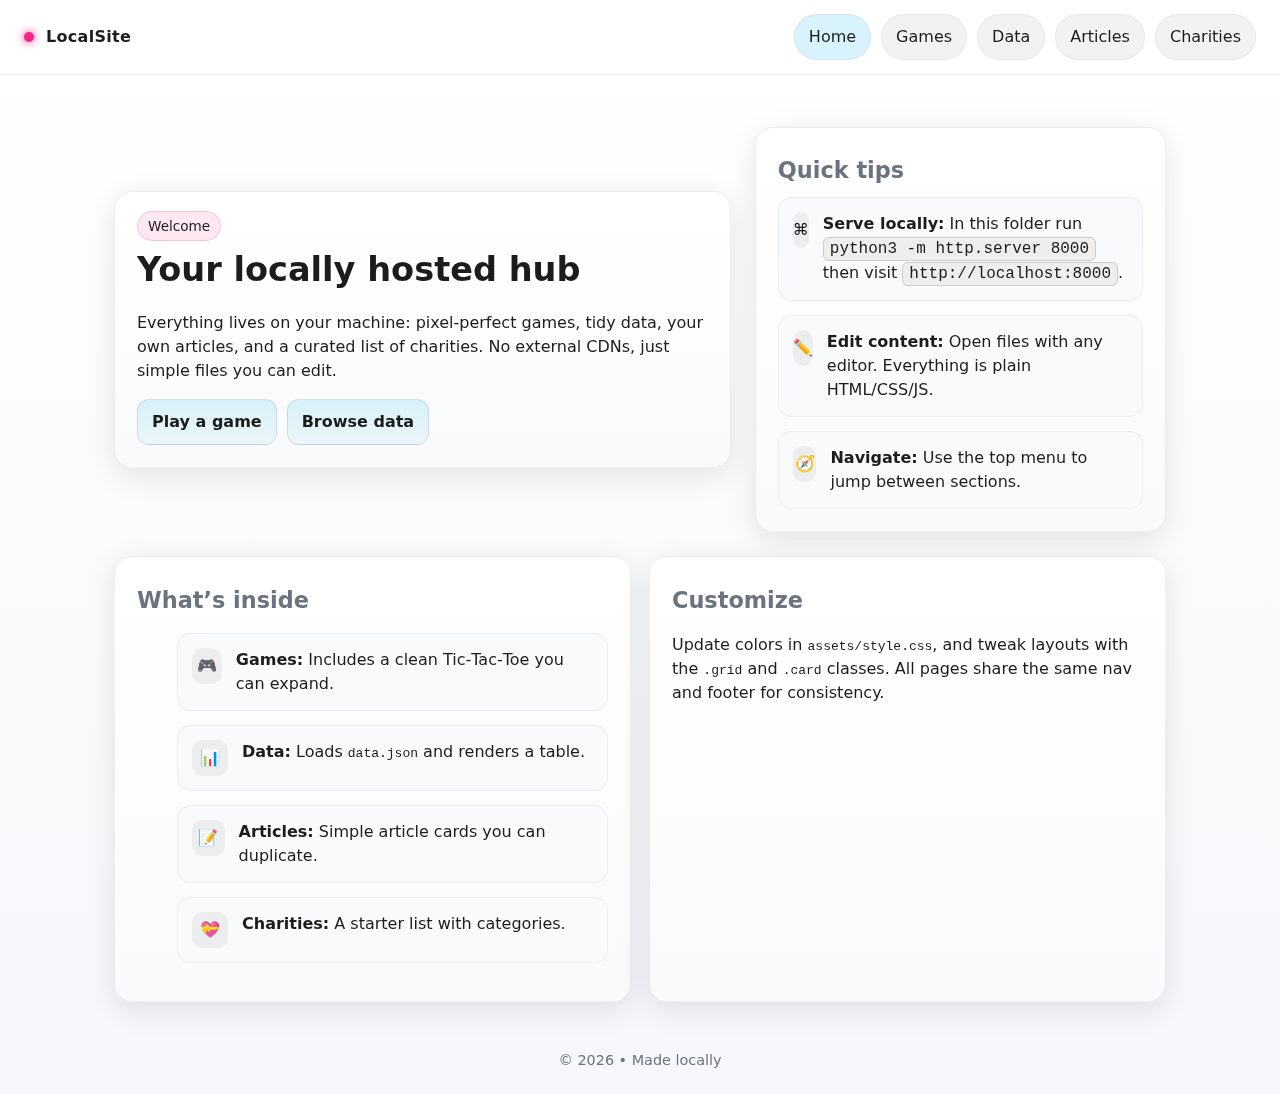
<file: local_site/index.html>
<!doctype html>
<html lang="en">
<head>
<meta charset="utf-8"/>
<meta name="viewport" content="width=device-width, initial-scale=1"/>
<title>LocalSite — Home</title>
<link rel="stylesheet" href="assets/style.css"/>
</head>
<body>

<nav class="nav">
  <div class="nav-inner">
    <div class="brand"><span class="dot"></span> LocalSite</div>
    <div class="menu"><a href="index.html" style="background:rgba(76,201,240,.22)">Home</a><a href="games.html">Games</a><a href="data.html">Data</a><a href="articles.html">Articles</a><a href="charities.html">Charities</a></div>
  </div>
</nav>

<main class="container">

<section class="hero">
  <div class="card">
    <span class="badge">Welcome</span>
    <h1>Your locally hosted hub</h1>
    <p>Everything lives on your machine: pixel-perfect games, tidy data, your own articles, and a curated list of charities. No external CDNs, just simple files you can edit.</p>
    <div style="display:flex;gap:10px;margin-top:10px">
      <a class="btn" href="games.html">Play a game</a>
      <a class="btn" href="data.html">Browse data</a>
    </div>
  </div>
  <div class="card">
    <h2>Quick tips</h2>
    <div class="list">
      <div class="item"><div class="icon">⌘</div><div><strong>Serve locally:</strong> In this folder run <span class="kbd">python3 -m http.server 8000</span> then visit <span class="kbd">http://localhost:8000</span>.</div></div>
      <div class="item"><div class="icon">✏️</div><div><strong>Edit content:</strong> Open files with any editor. Everything is plain HTML/CSS/JS.</div></div>
      <div class="item"><div class="icon">🧭</div><div><strong>Navigate:</strong> Use the top menu to jump between sections.</div></div>
    </div>
  </div>
</section>

<section class="grid" style="margin-top:24px">
  <div class="card col-6">
    <h2>What’s inside</h2>
    <ul class="list">
      <li class="item"><div class="icon">🎮</div><div><strong>Games:</strong> Includes a clean Tic‑Tac‑Toe you can expand.</div></li>
      <li class="item"><div class="icon">📊</div><div><strong>Data:</strong> Loads <code>data.json</code> and renders a table.</div></li>
      <li class="item"><div class="icon">📝</div><div><strong>Articles:</strong> Simple article cards you can duplicate.</div></li>
      <li class="item"><div class="icon">💝</div><div><strong>Charities:</strong> A starter list with categories.</div></li>
    </ul>
  </div>
  <div class="card col-6">
    <h2>Customize</h2>
    <p>Update colors in <code>assets/style.css</code>, and tweak layouts with the <code>.grid</code> and <code>.card</code> classes. All pages share the same nav and footer for consistency.</p>
  </div>
</section>

</main>
<footer class="container">© <span id="year"></span> • Made locally</footer>
<script src="assets/script.js"></script>
</body>
</html>
</file>
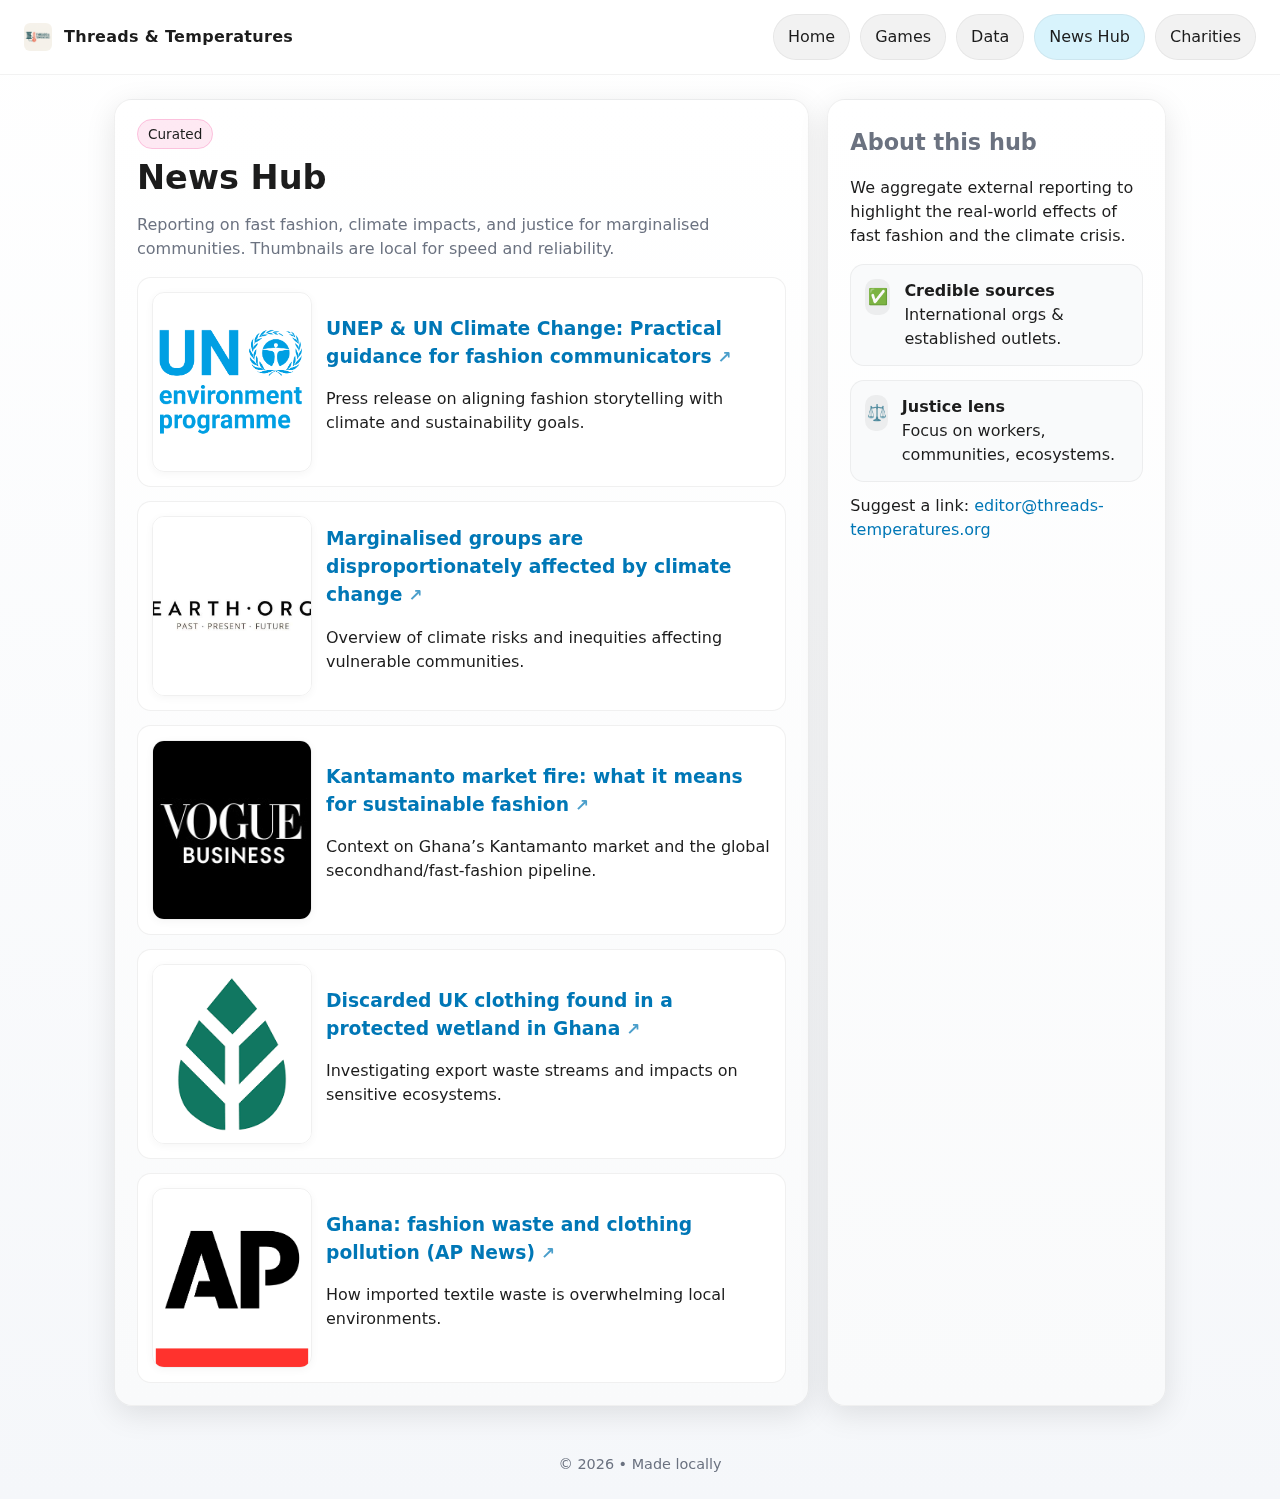
<file: local_site/articles.html>
<!doctype html>
<html lang="en">
<head>
<meta charset="utf-8"/>
<meta name="viewport" content="width=device-width, initial-scale=1"/>
<title>Threads & Temperatures — News Hub</title>
<link rel="stylesheet" href="assets/style.css"/>

<!-- Page-only styles for thumbnail layout + external-link arrow -->
<style>
  /* Keep logo tidy in the nav (safe even if already styled in global CSS) */
  .brand .logo{ height:28px; width:auto; display:block; border-radius:6px }
  @media (max-width:900px){ .brand .logo{ height:24px } }

  /* News item with preview image */
  .item.news{
    display:grid;
    grid-template-columns:160px 1fr;
    gap:14px; align-items:center;
    background:#ffffff; /* readable on photo-heavy pages */
    border:1px solid rgba(0,0,0,.06);
  }
  .item.news .thumb{
    width:100%; aspect-ratio:16/9; object-fit:cover;
    border-radius:12px; border:1px solid rgba(0,0,0,.06);
    box-shadow:0 2px 8px rgba(0,0,0,.04);
  }
  @media (max-width:700px){
    .item.news{ grid-template-columns:1fr; }
  }
  /* External link arrow */
  .ext::after{ content:"↗"; margin-left:6px; font-size:.9em; opacity:.7; }
</style>
</head>
<body>

<nav class="nav">
  <div class="nav-inner">
    <div class="brand">
      <img src="assets/img/logo.png" alt="Threads & Temperatures Logo" class="logo">
      Threads & Temperatures
    </div>
    <div class="menu">
      <a href="index.html">Home</a>
      <a href="games.html">Games</a>
      <a href="data.html">Data</a>
      <a href="articles.html" style="background:rgba(76,201,240,.22)">News Hub</a>
      <a href="charities.html">Charities</a>
    </div>
  </div>
</nav>

<main class="container">

  <section class="grid">
    <div class="card col-8">
      <span class="badge">Curated</span>
      <h1>News Hub</h1>
      <p style="margin-top:-4px;color:var(--muted)">
        Reporting on fast fashion, climate impacts, and justice for marginalised communities.
        Thumbnails are local for speed and reliability.
      </p>

      <!-- JSON-rendered list goes here -->
      <div id="newsList" class="list">
        <!-- Fallback while loading -->
        <article class="item news" aria-hidden="true">
          <div class="thumb" style="background:#f1f5f9"></div>
          <div><h3>Loading news…</h3><p>Please wait a moment.</p></div>
        </article>
      </div>
    </div>

    <aside class="card col-4">
      <h2>About this hub</h2>
      <p>We aggregate external reporting to highlight the real-world effects of fast fashion and the climate crisis.</p>
      <div class="list" style="margin-top:10px">
        <div class="item"><div class="icon">✅</div><div><strong>Credible sources</strong><br/>International orgs & established outlets.</div></div>
        <div class="item"><div class="icon">⚖️</div><div><strong>Justice lens</strong><br/>Focus on workers, communities, ecosystems.</div></div>
      </div>
      <p style="margin-top:12px">
        Suggest a link: <a href="mailto:editor@threads-temperatures.org">editor@threads-temperatures.org</a>
      </p>
    </aside>
  </section>

</main>

<footer class="container">© <span id="year"></span> • Made locally</footer>

<!-- Render from assets/news.json -->
<script>
(async function(){
  const root = document.getElementById('newsList');

  function itemTemplate(n){
    const safeTitle = (n.title || '').replace(/</g,'&lt;').replace(/>/g,'&gt;');
    const safeDesc  = (n.desc  || '').replace(/</g,'&lt;').replace(/>/g,'&gt;');
    const img = n.img || '';
    const url = n.url || '#';

    return `
      <article class="item news">
        <img class="thumb" src="${img}" alt="${safeTitle}" loading="lazy" width="320" height="180">
        <div>
          <h3><a class="ext" href="${url}" target="_blank" rel="noopener noreferrer">${safeTitle}</a></h3>
          <p>${safeDesc}</p>
        </div>
      </article>
    `;
  }

  try{
    const res = await fetch('assets/news.json', { cache: 'no-store' });
    if(!res.ok) throw new Error('Failed to load news.json');
    const items = await res.json();

    if(Array.isArray(items) && items.length){
      root.innerHTML = items.map(itemTemplate).join('');
    }else{
      root.innerHTML = `
        <article class="item">
          <div class="icon">ℹ️</div>
          <div>
            <strong>No news items yet.</strong>
            <p>Add entries to <code>assets/news.json</code> to populate this list.</p>
          </div>
        </article>
      `;
    }
  }catch(err){
    console.error(err);
    root.innerHTML = `
      <article class="item">
        <div class="icon">⚠️</div>
        <div>
          <strong>Couldn’t load news.</strong>
          <p>Make sure <code>assets/news.json</code> exists and is valid JSON.</p>
        </div>
      </article>
    `;
  }
})();
</script>

<script src="assets/script.js"></script>
</body>
</html>
</file>
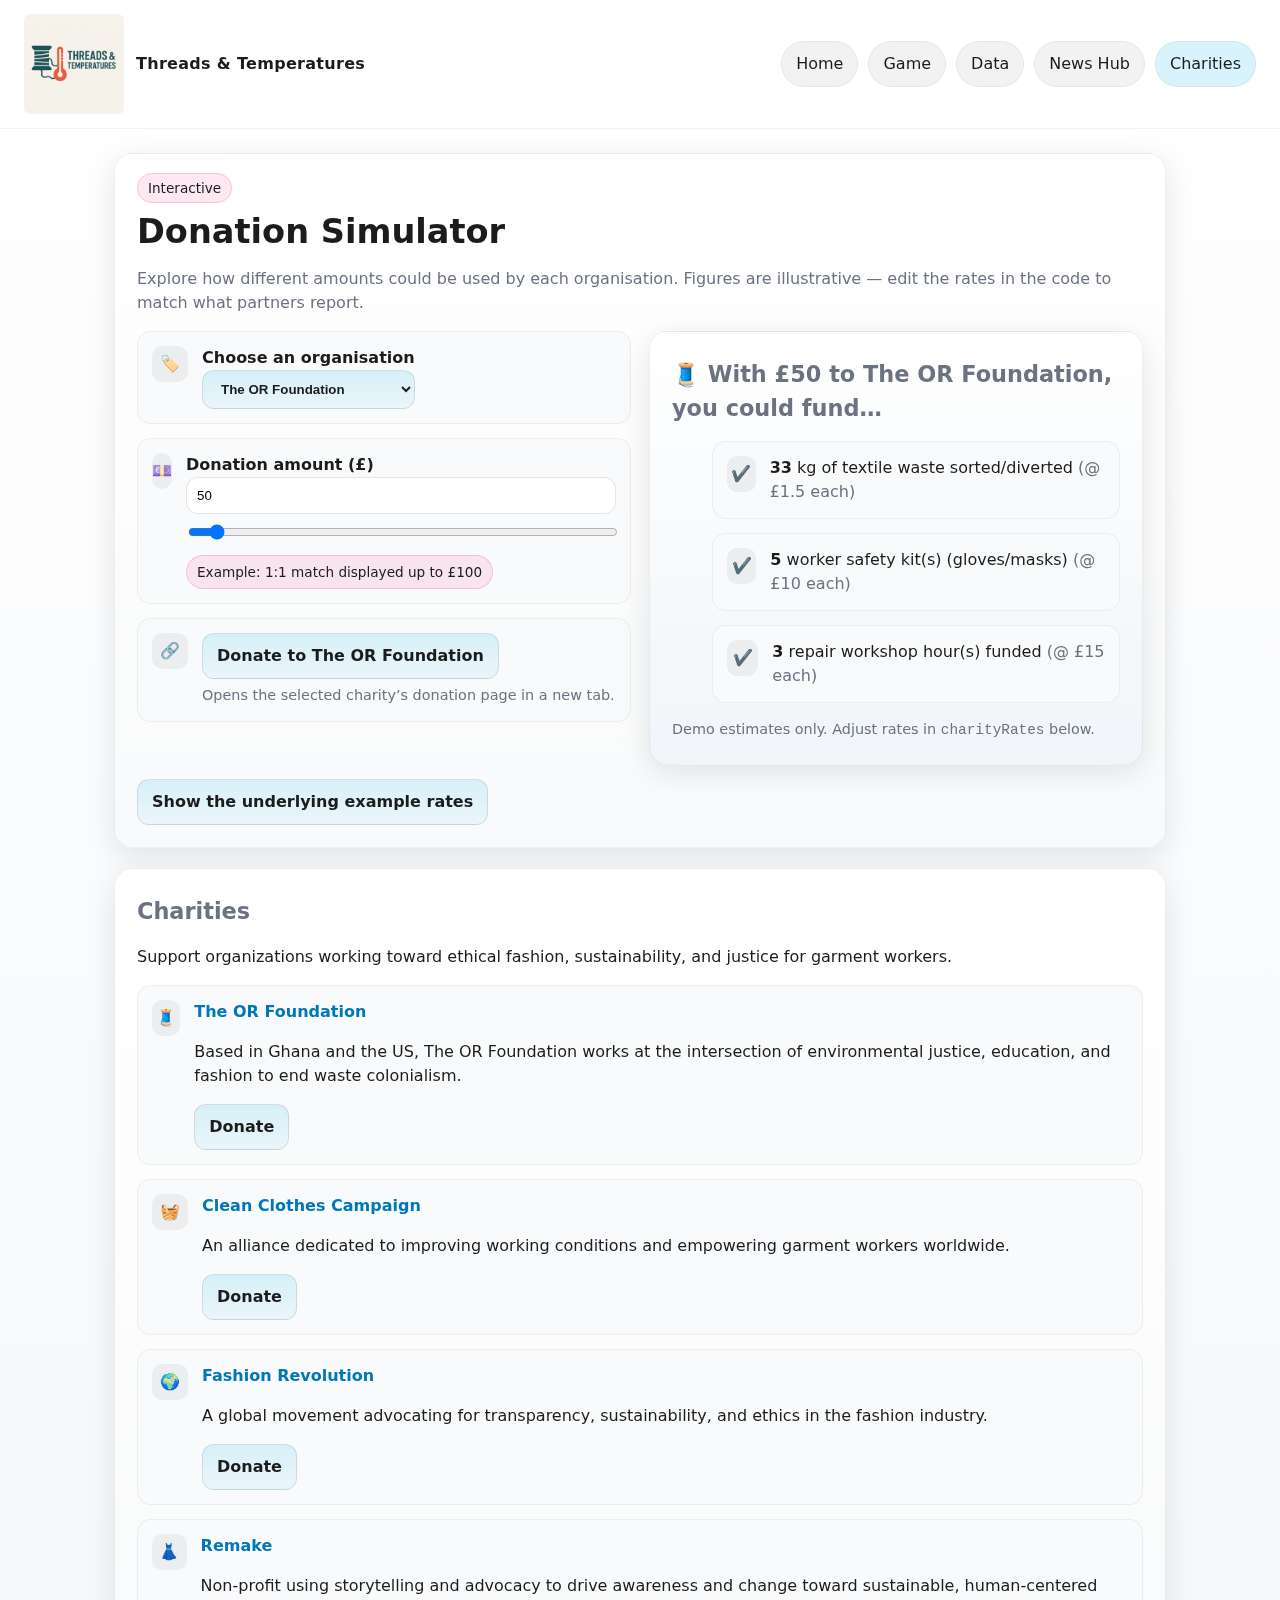
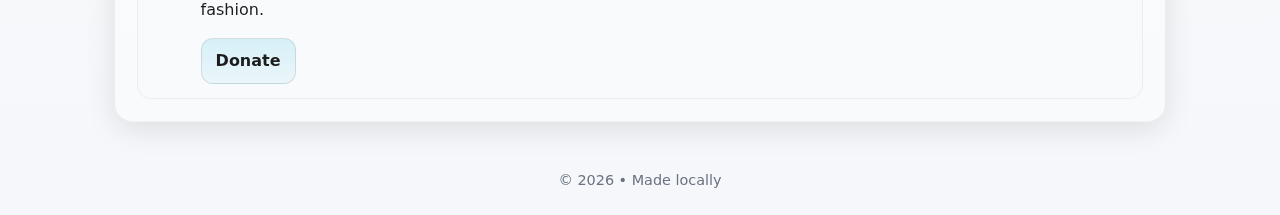
<file: local_site/charities.html>
<!doctype html>
<html lang="en">
<head>
<meta charset="utf-8"/>
<meta name="viewport" content="width=device-width, initial-scale=1"/>
<title>Threads & Temperatures — Charities</title>
<link rel="stylesheet" href="assets/style.css"/>
<link rel="icon" type="image/png" href="assets/img/logo.png">
</head>
<body>

<nav class="nav">
  <div class="nav-inner">
    <div class="brand">
      <img src="assets/img/logo.png" alt="Threads & Temperatures Logo" class="logo">
      Threads & Temperatures
    </div>
    <div class="menu">
      <a href="index.html">Home</a>
      <a href="games.html">Game</a>
      <a href="data.html">Data</a>
      <a href="articles.html">News Hub</a>
      <a href="charities.html" style="background:rgba(76,201,240,.22)">Charities</a>
    </div>
  </div>
</nav>

<main class="container">

  <!-- DONATION SIMULATOR -->
  <section class="card" id="donation-sim">
    <span class="badge">Interactive</span>
    <h1>Donation Simulator</h1>
    <p style="margin-top:-4px;color:var(--muted)">
      Explore how different amounts could be used by each organisation. Figures are illustrative — edit the rates
      in the code to match what partners report.
    </p>

    <div class="grid" style="margin-top:8px">
      <!-- Controls -->
      <div class="col-6">
        <div class="list">
          <div class="item">
            <div class="icon">🏷️</div>
            <div>
              <label for="charitySelect"><strong>Choose an organisation</strong></label><br/>
              <select id="charitySelect" class="btn" style="width:100%;justify-content:space-between">
                <option value="or">The OR Foundation</option>
                <option value="ccc">Clean Clothes Campaign</option>
                <option value="fr">Fashion Revolution</option>
                <option value="remake">Remake</option>
              </select>
            </div>
          </div>

          <div class="item">
            <div class="icon">💷</div>
            <div>
              <label for="amountInput"><strong>Donation amount (£)</strong></label>
              <input id="amountInput" type="number" min="0" step="1" value="50"
                     style="width:100%;padding:10px;border-radius:12px;border:1px solid rgba(0,0,0,.1)">
              <input id="amountRange" type="range" min="0" max="1000" step="10" value="50"
                     style="width:100%;margin-top:10px">
              <div id="matchNote" class="badge" style="margin-top:8px;display:none">
                Example: 1:1 match displayed up to £100
              </div>
            </div>
          </div>

          <div class="item">
            <div class="icon">🔗</div>
            <div>
              <a id="donateBtn" class="btn" href="#" target="_blank" rel="noopener">Donate</a>
              <div style="color:var(--muted);font-size:.9rem;margin-top:6px">
                Opens the selected charity’s donation page in a new tab.
              </div>
            </div>
          </div>
        </div>
      </div>

      <!-- Impact panel -->
      <div class="col-6">
        <div class="card" style="background:linear-gradient(180deg,#ffffff,#f1f5f9)">
          <h2 id="impactTitle">Estimated impact</h2>
          <ul id="impactList" class="list"></ul>
          <div id="finePrint" style="color:var(--muted);font-size:.9rem;margin-top:8px">
            Demo estimates only. Adjust rates in <code>charityRates</code> below.
          </div>
        </div>
      </div>
    </div>

    <details style="margin-top:14px">
      <summary class="btn">Show the underlying example rates</summary>
      <div style="overflow:auto;margin-top:10px">
        <table class="table" id="ratesTable">
          <thead><tr><th>Organisation</th><th>Unit</th><th>£ per unit</th></tr></thead>
          <tbody></tbody>
        </table>
      </div>
    </details>
  </section>

  <!-- YOUR EXISTING LIST (kept as-is) -->
  <section class="card" style="margin-top:20px">
    <h2>Charities</h2>
    <p>Support organizations working toward ethical fashion, sustainability, and justice for garment workers.</p>

    <div class="list">

      <div class="item">
        <div class="icon">🧵</div>
        <div>
          <strong><a href="https://theor.org" target="_blank" rel="noopener">The OR Foundation</a></strong>
          <p>Based in Ghana and the US, The OR Foundation works at the intersection of environmental justice, education, and fashion to end waste colonialism.</p>
          <a class="btn" href="https://theor.org/donate" target="_blank" rel="noopener">Donate</a>
        </div>
      </div>

      <div class="item">
        <div class="icon">🧺</div>
        <div>
          <strong><a href="https://cleanclothes.org/" target="_blank" rel="noopener">Clean Clothes Campaign</a></strong>
          <p>An alliance dedicated to improving working conditions and empowering garment workers worldwide.</p>
          <a class="btn" href="https://cleanclothes.org/donate" target="_blank" rel="noopener">Donate</a>
        </div>
      </div>

      <div class="item">
        <div class="icon">🌍</div>
        <div>
          <strong><a href="https://www.fashionrevolution.org/" target="_blank" rel="noopener">Fashion Revolution</a></strong>
          <p>A global movement advocating for transparency, sustainability, and ethics in the fashion industry.</p>
          <a class="btn" href="https://www.fashionrevolution.org/donate/" target="_blank" rel="noopener">Donate</a>
        </div>
      </div>

      <div class="item">
        <div class="icon">👗</div>
        <div>
          <strong><a href="https://remake.world/" target="_blank" rel="noopener">Remake</a></strong>
          <p>Non-profit using storytelling and advocacy to drive awareness and change toward sustainable, human-centered fashion.</p>
          <a class="btn" href="https://remake.world/donations-page/" target="_blank" rel="noopener">Donate</a>
        </div>
      </div>

    </div>
  </section>

  <script>
  (function(){
    // --- EDIT THESE RATES TO MATCH WHAT PARTNERS REPORT (illustrative defaults) ---
    const charityRates = {
      or: {
        name: 'The OR Foundation',
        emoji: '🧵',
        donate: 'https://theor.org/donate',
        items: [
          { label: 'kg of textile waste sorted/diverted', unitCost: 1.5 },
          { label: 'worker safety kit(s) (gloves/masks)', unitCost: 10  },
          { label: 'repair workshop hour(s) funded',      unitCost: 15  }
        ]
      },
      ccc: {
        name: 'Clean Clothes Campaign',
        emoji: '🧺',
        donate: 'https://cleanclothes.org/donate',
        items: [
          { label: 'campaign leaflet pack(s)',            unitCost: 4   },
          { label: 'investigation/interpreter hour(s)',   unitCost: 25  },
          { label: 'worker training session seat(s)',     unitCost: 12  }
        ]
      },
      fr: {
        name: 'Fashion Revolution',
        emoji: '🌍',
        donate: 'https://www.fashionrevolution.org/donate/',
        items: [
          { label: 'educator toolkit(s) distributed',     unitCost: 8   },
          { label: 'transparency research hour(s)',       unitCost: 35  },
          { label: 'community event seat(s)',             unitCost: 6   }
        ]
      },
      remake: {
        name: 'Remake',
        emoji: '👗',
        donate: 'https://remake.world/donations-page/',
        items: [
          { label: 'advocacy training seat(s)',           unitCost: 20  },
          { label: 'campaign content piece(s) produced',  unitCost: 40  },
          { label: 'policy outreach call(s)',             unitCost: 10  }
        ]
      }
    };
    // ----------------------------------------------------------------------

    const gbp = v => new Intl.NumberFormat('en-GB', {
      style: 'currency', currency: 'GBP', maximumFractionDigits: 0
    }).format(v);

    const sel   = document.getElementById('charitySelect');
    const num   = document.getElementById('amountInput');
    const range = document.getElementById('amountRange');
    const title = document.getElementById('impactTitle');
    const list  = document.getElementById('impactList');
    const ratesTbody = document.querySelector('#ratesTable tbody');
    const matchNote  = document.getElementById('matchNote');
    const donateBtn  = document.getElementById('donateBtn');

    // Populate the rates table for transparency
    function renderRates(){
      ratesTbody.innerHTML = '';
      for(const key of Object.keys(charityRates)){
        const { name, items } = charityRates[key];
        for(const it of items){
          const tr = document.createElement('tr');
          tr.innerHTML = `<td>${name}</td><td>${it.label}</td><td>£${it.unitCost}</td>`;
          ratesTbody.appendChild(tr);
        }
      }
    }

    function sync(src){
      if(src === num)   range.value = num.value || 0;
      if(src === range) num.value   = range.value;
      render();
    }
    num.addEventListener('input',   ()=>sync(num));
    range.addEventListener('input', ()=>sync(range));
    sel.addEventListener('change',  render);

    function render(){
      const key = sel.value;
      const cfg = charityRates[key];
      const amt = Math.max(0, parseFloat(num.value) || 0);

      title.textContent = `${cfg.emoji} With ${gbp(amt)} to ${cfg.name}, you could fund…`;

      list.innerHTML = cfg.items.map(it=>{
        const units = Math.floor(amt / it.unitCost);
        return `<li class="item">
                  <div class="icon">✔️</div>
                  <div><strong>${units.toLocaleString()}</strong> ${it.label}
                    <span style="color:var(--muted)">(@ £${it.unitCost} each)</span>
                  </div>
                </li>`;
      }).join('');

      // Example matching notice: show up to £100
      matchNote.style.display = (amt>0 && amt<=100) ? 'inline-block' : 'none';

      // Update donate button
      donateBtn.href = cfg.donate;
      donateBtn.textContent = `Donate to ${cfg.name}`;
    }

    renderRates();
    render();
  })();
  </script>

</main>

<footer class="container">© <span id="year"></span> • Made locally</footer>
<script src="assets/script.js"></script>
</body>
</html>
</file>
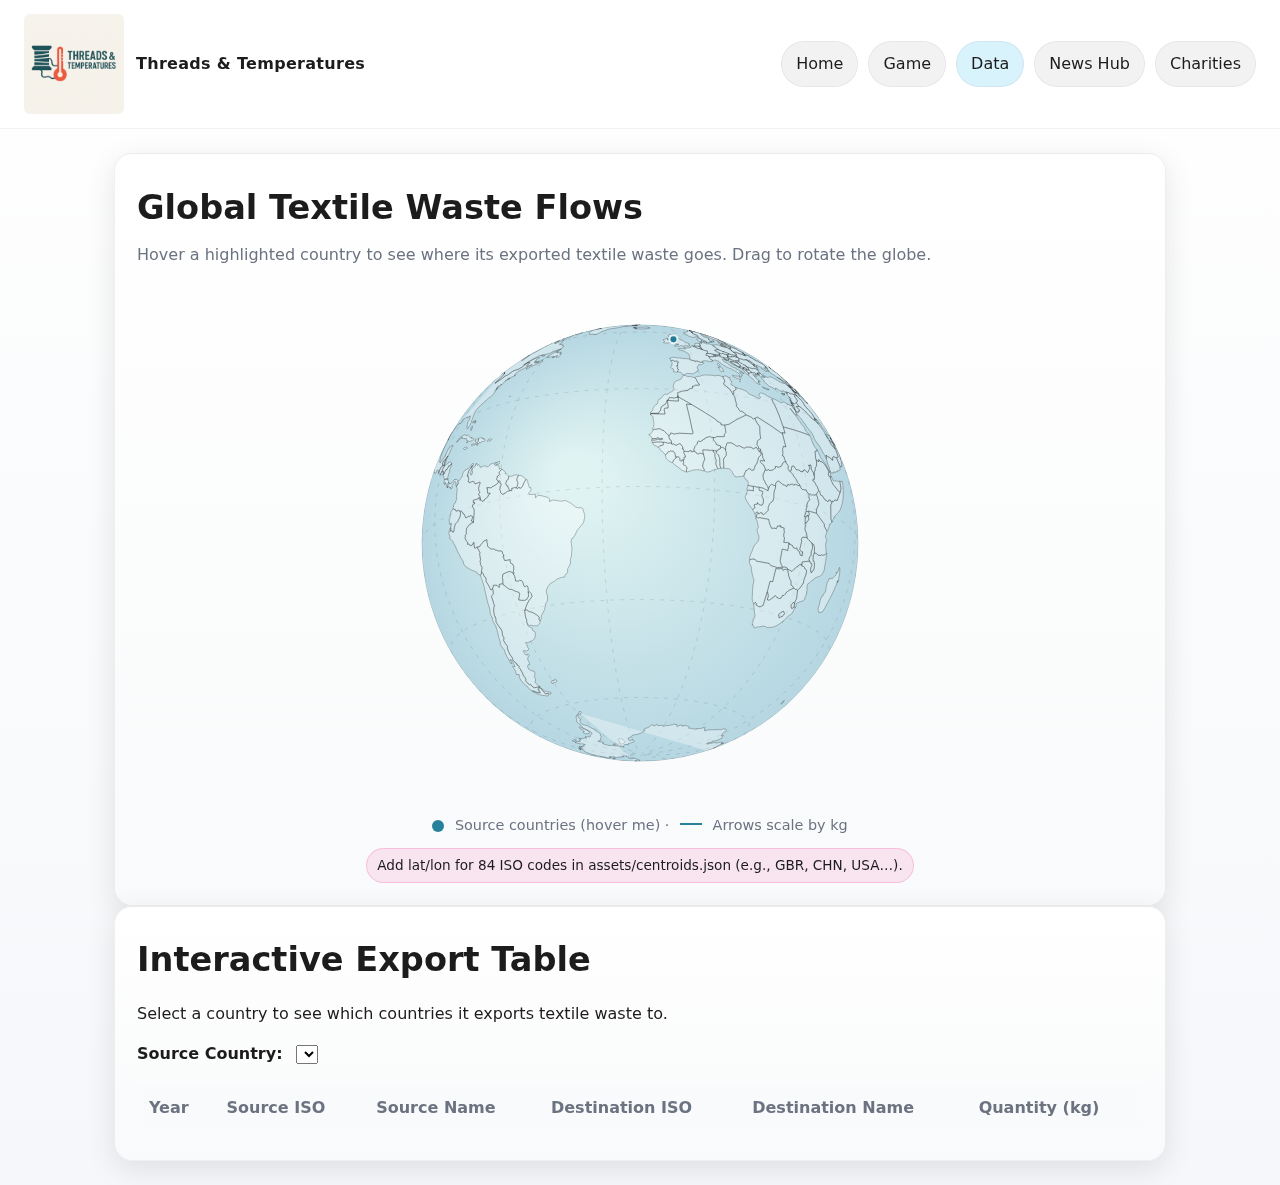
<file: local_site/data.html>
<!doctype html>
<html lang="en">
<head>
<meta charset="utf-8"/>
<meta name="viewport" content="width=device-width, initial-scale=1"/>
<title>Threads & Temperatures — Data</title>
<link rel="stylesheet" href="assets/style.css"/>
<link rel="icon" type="image/png" href="assets/img/logo.png">
</head>
<body>

<nav class="nav">
  <div class="nav-inner">
    <div class="brand">
      <img src="assets/img/logo.png" alt="Threads & Temperatures logo" class="logo">
      Threads & Temperatures
    </div>
    <div class="menu"><a href="index.html">Home</a><a href="games.html">Game</a><a href="data.html" style="background:rgba(76,201,240,.22)">Data</a><a href="articles.html">News Hub</a><a href="charities.html">Charities</a></div>
  </div>
</nav>

<main class="container">

<section class="card" id="waste-globe">
  <h1>Global Textile Waste Flows</h1>
  <p style="margin-top:-4px;color:var(--muted)">
    Hover a highlighted country to see where its exported textile waste goes. Drag to rotate the globe.
  </p>

  <div style="display:grid;grid-template-columns:1fr;gap:12px">
    <canvas id="globe" style="width:100%;max-width:900px;height:520px;margin:auto;display:block"></canvas>
    <div id="globe-legend" style="text-align:center;color:var(--muted);font-size:.9rem">
      <span style="display:inline-block;width:12px;height:12px;border-radius:50%;background:rgba(14,116,144,.9);vertical-align:middle;margin-right:6px"></span>
      Source countries (hover me) &middot;
      <span style="display:inline-block;width:22px;height:2px;background:rgba(14,116,144,.9);vertical-align:middle;margin:0 6px 3px 6px"></span>
      Arrows scale by kg
    </div>
    <div id="missingBox" class="badge" style="display:none;justify-self:center"></div>
  </div>
</section>

<!-- Globe script (loads assets/flows_top300.json + assets/centroids.json) -->
<script>
(function(){
  // ---------- math helpers ----------
  const TAU = Math.PI*2, d2r = d=>d*Math.PI/180, r2d = r=>r*180/Math.PI, clamp = (x,a,b)=>Math.max(a,Math.min(b,x));
  function llToXYZ(lat, lon){ const φ=d2r(lat), λ=d2r(lon); return [Math.cos(φ)*Math.cos(λ), Math.cos(φ)*Math.sin(λ), Math.sin(φ)]; }
  function xyzToLL(x,y,z){ return { lat:r2d(Math.asin(z)), lon:r2d(Math.atan2(y,x)) }; }
  function slerp(a,b,t){ const dot = clamp(a[0]*b[0]+a[1]*b[1]+a[2]*b[2],-1,1); const w=Math.acos(dot); if(w<1e-6) return a.slice(); const s1=Math.sin((1-t)*w)/Math.sin(w), s2=Math.sin(t*w)/Math.sin(w); return [a[0]*s1+b[0]*s2, a[1]*s1+b[1]*s2, a[2]*s1+b[2]*s2]; }

  function project(lat, lon, st){
    const φ=d2r(lat), λ=d2r(lon), φ0=st.lat0, λ0=st.lon0, dλ=λ-λ0;
    const cosφ=Math.cos(φ), sinφ=Math.sin(φ), cosφ0=Math.cos(φ0), sinφ0=Math.sin(φ0), cosdλ=Math.cos(dλ), sindλ=Math.sin(dλ);
    const x = st.R * cosφ * sindλ;
    const y = st.R * (cosφ0* sinφ - sinφ0* cosφ * cosdλ);
    const cosc = sinφ0* sinφ + cosφ0* cosφ * cosdλ;
    return { x: st.cx + x, y: st.cy + y, visible: cosc > 0.0001 };
  }

  // ---------- canvas + state ----------
  const canvas = document.getElementById('globe'), ctx = canvas.getContext('2d');
  const st = { w:300,h:300,R:140,cx:150,cy:150, lat0:d2r(15), lon0:d2r(-20), dragging:false, hoverISO:null, data:null, maxKg:1, world:null };
  function resize(){
    const dpr=window.devicePixelRatio||1, cssW=Math.min(900, canvas.clientWidth||900), cssH=canvas.clientHeight||520;
    canvas.width=cssW*dpr; canvas.height=cssH*dpr; ctx.setTransform(dpr,0,0,dpr,0,0);
    st.w=cssW; st.h=cssH; st.cx=cssW/2; st.cy=cssH/2; st.R=Math.min(cssW,cssH)*0.42; draw();
  }
  window.addEventListener('resize', resize);

  // ---------- interaction ----------
  canvas.addEventListener('mousedown', e=>{ st.dragging=true; st._start={x:e.offsetX,y:e.offsetY, lat0:st.lat0, lon0:st.lon0}; });
  window.addEventListener('mouseup', ()=>st.dragging=false);
  window.addEventListener('mousemove', e=>{
    const {offsetX:x, offsetY:y} = e;
    if(st.dragging){
      const dx = x - st._start.x, dy = y - st._start.y;
      st.lon0 = st._start.lon0 + dx / st.R;
      st.lat0 = clamp(st._start.lat0 - dy / st.R, d2r(-85), d2r(85));
      draw();
    }else{
      st.hoverISO = null;
      if(st && st.data){
        const sources = st.data.flows.map(f=>f.from);
        let best={iso:null,dist:1e9};
        for(const iso of sources){
          const n = st.data.nodes[iso]; if(!n || n.lat==null) continue;
          // Use same transform as world polygons
          const p = project(-n.lat, n.lon, st); if(!p.visible) continue;
          const d = Math.hypot(p.x - x, p.y - y); if(d < best.dist) best={iso,dist:d};
        }
        if(best.iso && best.dist<=12) st.hoverISO = best.iso;
        draw();
      }
    }
  });
  canvas.addEventListener('mouseleave', ()=>{ st.hoverISO=null; draw(); });

  // ---------- drawing ----------
  function drawSphere(){
    const grd=ctx.createRadialGradient(st.cx-st.R*0.3, st.cy-st.R*0.3, st.R*0.1, st.cx, st.cy, st.R);
    grd.addColorStop(0,'#dff3f2'); grd.addColorStop(1,'#b6d7e2'); ctx.fillStyle=grd;
    ctx.beginPath(); ctx.arc(st.cx, st.cy, st.R, 0, TAU); ctx.fill();
    ctx.strokeStyle='rgba(0,0,0,.15)'; ctx.lineWidth=1; ctx.beginPath(); ctx.arc(st.cx, st.cy, st.R, 0, TAU); ctx.stroke();
  }
  function drawGraticule(){
    ctx.save(); ctx.strokeStyle='rgba(0,0,0,.10)'; ctx.lineWidth=1; ctx.setLineDash([4,6]);
    for(let lon=-150; lon<=180; lon+=30){ let first=true; ctx.beginPath();
      for(let lat=-89; lat<=89; lat+=2){ const p=project(lat,lon,st); if(!p.visible){ first=true; continue; }
        if(first){ ctx.moveTo(p.x,p.y); first=false; } else ctx.lineTo(p.x,p.y);
      } ctx.stroke();
    }
    for(let lat=-60; lat<=60; lat+=30){ let first=true; ctx.beginPath();
      for(let lon=-179; lon<=180; lon+=2){ const p=project(lat,lon,st); if(!p.visible){ first=true; continue; }
        if(first){ ctx.moveTo(p.x,p.y); first=false; } else ctx.lineTo(p.x,p.y);
      } ctx.stroke();
    }
    ctx.setLineDash([]); ctx.restore();
  }
  function drawWorld(){
    if(!st.world) return;
    ctx.save();
    ctx.lineWidth = 1;
    ctx.strokeStyle = 'rgba(0,0,0,.25)';
    ctx.fillStyle = 'rgba(255,255,255,.35)';
    const feats = st.world.type==='FeatureCollection' ? st.world.features : [];
    for(const f of feats){
      const g = f.geometry; if(!g) continue;
      const polys = g.type === 'Polygon' ? [g.coordinates] : (g.type === 'MultiPolygon' ? g.coordinates : []);
      for(const poly of polys){
        // poly: Array of linear rings (first is outer)
        ctx.beginPath();
        for(const ring of poly){
          let first=true; let started=false;
          for(const coord of ring){
            // Unmirror: invert only latitude
            const lon = coord[0], lat = -coord[1];
            const p = project(lat, lon, st);
            if(!p.visible){ first=true; continue; }
            if(first){ ctx.moveTo(p.x, p.y); first=false; started=true; }
            else ctx.lineTo(p.x, p.y);
          }
        }
        ctx.fill();
        ctx.stroke();
      }
    }
    ctx.restore();
  }
  function drawMarkers(){
    if(!st.data) return;
    const sources = new Set(st.data.flows.map(f=>f.from));
    for(const iso of sources){
      const n = st.data.nodes[iso]; if(!n || n.lat==null) continue;
    const p = project(-n.lat, n.lon, st); if(!p.visible) continue;
      const r = iso===st.hoverISO ? 5.5 : 4;
      ctx.fillStyle = iso===st.hoverISO ? 'rgba(14,116,144,1)' : 'rgba(14,116,144,.9)';
      ctx.strokeStyle='rgba(255,255,255,.85)'; ctx.lineWidth=2;
      ctx.beginPath(); ctx.arc(p.x,p.y,r,0,TAU); ctx.fill(); ctx.stroke();
    }
  }
  function drawFlows(){
    if(!st.data || !st.hoverISO) return;
    const src = st.data.nodes[st.hoverISO]; if(!src || src.lat==null) return;
    const rec = st.data.flows.find(f=>f.from===st.hoverISO); if(!rec) return;
    const psrc = project(-src.lat, src.lon, st);
    const total = rec.to.reduce((s,d)=>s+(d.kg||0),0);
    ctx.fillStyle='rgba(0,0,0,.75)'; ctx.font='14px system-ui,-apple-system,Segoe UI,Roboto,sans-serif'; ctx.textBaseline='top';
    const label = `${src.name||st.hoverISO} — ${formatKg(total)}`, tw=ctx.measureText(label).width+12;
    ctx.fillRect(psrc.x+8, psrc.y+8, tw, 22); ctx.fillStyle='#fff'; ctx.fillText(label, psrc.x+14, psrc.y+11);

    const srcXYZ = llToXYZ(src.lat, src.lon);
    for(const d of rec.to){
      const dst = st.data.nodes[d.iso]; if(!dst || dst.lat==null) continue;
      const dstXYZ = llToXYZ(dst.lat, dst.lon);
      const steps = 72; let prev=null, started=false;
      const w = 1 + 3 * (Math.log10((d.kg||1)) / Math.log10((st.maxKg||1))); ctx.lineWidth = clamp(w,1.2,6);
      ctx.strokeStyle='rgba(14,116,144,.95)'; ctx.beginPath();
      for(let i=0;i<=steps;i++){
        const t=i/steps, P=slerp(srcXYZ,dstXYZ,t), ll=xyzToLL(P[0],P[1],P[2]), pr=project(-ll.lat, ll.lon, st);
        if(!pr.visible){ prev=null; continue; }
        if(!prev){ ctx.moveTo(pr.x,pr.y); prev=pr; started=true; } else { ctx.lineTo(pr.x,pr.y); prev=pr; }
      }
      ctx.stroke();
      // Arrow destination: use same transform
      const prDst = project(-dst.lat, dst.lon, st);
      if(prDst.visible && started){
        drawArrowHead(prev, prDst);
        ctx.fillStyle='rgba(14,116,144,1)'; ctx.beginPath(); ctx.arc(prDst.x,prDst.y,3.5,0,TAU); ctx.fill();
        ctx.fillStyle='rgba(0,0,0,.75)'; const tlabel=`${dst.name||d.iso}: ${formatKg(d.kg)}`, tw2=ctx.measureText(tlabel).width+10;
        ctx.fillRect(prDst.x+8, prDst.y-18, tw2, 18); ctx.fillStyle='#fff'; ctx.fillText(tlabel, prDst.x+12, prDst.y-16);
      }
    }
    function drawArrowHead(p1,p2){ const ang=Math.atan2(p2.y-p1.y,p2.x-p1.x), size=8+ctx.lineWidth;
      ctx.fillStyle='rgba(14,116,144,1)'; ctx.beginPath(); ctx.moveTo(p2.x,p2.y);
      ctx.lineTo(p2.x - size*Math.cos(ang-0.4), p2.y - size*Math.sin(ang-0.4));
      ctx.lineTo(p2.x - size*Math.cos(ang+0.4), p2.y - size*Math.sin(ang+0.4));
      ctx.closePath(); ctx.fill();
    }
  }
  function formatKg(n){ if(!n) return '0 kg'; const a=Math.abs(n);
    if(a>=1e9) return (n/1e9).toFixed(2)+' bn kg';
    if(a>=1e6) return (n/1e6).toFixed(2)+' m kg';
    if(a>=1e3) return (n/1e3).toFixed(1)+' k kg';
    return n.toLocaleString()+' kg';
  }
  function draw(){
    ctx.clearRect(0,0,canvas.width,canvas.height);
    ctx.save(); ctx.beginPath(); ctx.arc(st.cx, st.cy, st.R, 0, TAU); ctx.clip();
    drawSphere(); drawGraticule(); drawWorld(); ctx.restore();
    drawMarkers(); drawFlows();
  }

  // ---------- load your data ----------
  async function load(){
    try{
      const [flowsRes, centRes] = await Promise.all([
        fetch('assets/flows_top300.json', {cache:'no-store'}),
        fetch('assets/centroids.json', {cache:'no-store'})
      ]);
      const flowsJson = await flowsRes.json();
      const centroids = await centRes.json();

      // Merge: flowsJson.nodes has names; centroids adds lat/lon (and can override name)
      const nodes = {};
      for(const iso of Object.keys(flowsJson.nodes)){
        const base = flowsJson.nodes[iso]||{};
        const c = centroids[iso]||{};
        nodes[iso] = { name: c.name || base.name || iso, lat: c.lat ?? null, lon: c.lon ?? null };
      }
      st.data = { nodes, flows: flowsJson.flows };

      // maxKg for stroke scaling
      let maxKg = 1;
      for(const f of st.data.flows){ for(const d of f.to){ if(d.kg>maxKg) maxKg = d.kg; } }
      st.maxKg = maxKg;

      // Show any missing coordinates to help you complete centroids.json
      const missing = Object.entries(nodes).filter(([,v])=>v.lat==null || v.lon==null).map(([k,v])=>`${k} (${v.name||k})`);
      const box = document.getElementById('missingBox');
      if(missing.length){
        box.style.display='inline-block';
        box.textContent = `Add lat/lon for ${missing.length} ISO codes in assets/centroids.json (e.g., GBR, CHN, USA…).`;
        box.title = missing.slice(0,50).join(', ') + (missing.length>50 ? '…' : '');
      }else{
        box.style.display='none';
      }

      // load world land (GeoJSON) for coastline overlay
      try{
        const worldRes = await fetch('assets/world-110m.geo.json');
        if(worldRes.ok){ st.world = await worldRes.json(); }
      }catch(_e){ /* optional */ }

      resize(); // initial draw
    }catch(e){
      console.error(e);
      const ctx2 = canvas.getContext('2d');
      ctx2.font='16px system-ui,-apple-system,Segoe UI,Roboto,sans-serif';
      ctx2.fillStyle='rgba(0,0,0,.7)';
      ctx2.fillText('Could not load assets/flows_top300.json or assets/centroids.json', 16, 28);
    }
  }

  load(); resize();
})();
</script>

<section class="card">
  <h1>Interactive Export Table</h1>
  <p>Select a country to see which countries it exports textile waste to.</p>
  <div style="margin-bottom:12px">
    <label for="countrySelect"><b>Source Country:</b></label>
    <select id="countrySelect" style="margin-left:8px"></select>
  </div>
  <div style="overflow:auto">
    <table class="table" id="dataTable">
      <thead>
        <tr>
          <th data-key="refYear">Year</th>
          <th data-key="reporterISO">Source ISO</th>
          <th data-key="reporterDesc">Source Name</th>
          <th data-key="partnerISO">Destination ISO</th>
          <th data-key="partnerDesc">Destination Name</th>
          <th data-key="qty">Quantity (kg)</th>
        </tr>
      </thead>
      <tbody></tbody>
    </table>
  </div>
</section>

<!-- CSV-backed table script -->
<script>
(async function(){
  const CSV_URL = 'assets/TradeData_10_5_2025_15_33_47.csv';

  function parseCSV(text){
    const rows = [];
    let i = 0, field = '', row = [], inQuotes = false;
    function endField(){ row.push(field); field=''; }
    function endRow(){ rows.push(row); row = []; }
    while(i < text.length){
      const ch = text[i];
      if(inQuotes){
        if(ch === '"'){
          if(text[i+1] === '"'){ field += '"'; i += 2; continue; }
          inQuotes = false; i++; continue;
        }
        field += ch; i++; continue;
      } else {
        if(ch === '"'){ inQuotes = true; i++; continue; }
        if(ch === ','){ endField(); i++; continue; }
        if(ch === '\n'){ endField(); endRow(); i++; continue; }
        if(ch === '\r'){ i++; continue; }
        field += ch; i++;
                const fmt = n => n.toLocaleString();
                tbody.innerHTML = sorted.map(r =>
                  `<tr>` +
                  `<td>${r.refYear}</td>` +
                  `<td>${r.reporterISO}</td>` +
                  `<td>${r.reporterDesc}</td>` +
                  `<td>${r.partnerISO}</td>` +
                  `<td>${r.partnerDesc}</td>` +
                  `<td style="text-align:right">${fmt(r.qty)}</td>` +
                  `</tr>`
                ).join('');
              };

              if (countrySelect) countrySelect.addEventListener('change', render);
              render();
            }
          if (numKeys.has(sortKey)) {
            return asc ? (av - bv) : (bv - av);
          }
          const as = (av || '').toString().toLowerCase();
          const bs = (bv || '').toString().toLowerCase();
          if (as < bs) return asc ? -1 : 1;
          if (as > bs) return asc ? 1 : -1;
          return 0;
  }
            sortKey = key;
            render();
            heads.forEach(h => h.textContent = h.textContent.replace(' ▲', '').replace(' ▼', ''));
            th.textContent = th.textContent.replace(' ▲', '').replace(' ▼', '') + (asc ? ' ▲' : ' ▼');
          }));

          function cmp(a, b) {
            const av = a[sortKey];
            const bv = b[sortKey];
            const numKeys = new Set(['refYear', 'qty']);
            if (numKeys.has(sortKey)) {
              return asc ? (av - bv) : (bv - av);
            }
            const as = (av || '').toString().toLowerCase();
            const bs = (bv || '').toString().toLowerCase();
            if (as < bs) return asc ? -1 : 1;
            if (as > bs) return asc ? 1 : -1;
            return 0;
          }

          function render() {
            const selectedISO = countrySelect?.value;
            const filtered = selectedISO ? rows.filter(r => r.reporterISO === selectedISO) : rows;
            const sorted = filtered.slice().sort(cmp);
            const fmt = n => n.toLocaleString();
            tbody.innerHTML = sorted.map(r =>
              `<tr>` +
              `<td>${r.refYear}</td>` +
              `<td>${r.reporterISO}</td>` +
              `<td>${r.reporterDesc}</td>` +
              `<td>${r.partnerISO}</td>` +
              `<td>${r.partnerDesc}</td>` +
              `<td style="text-align:right">${fmt(r.qty)}</td>` +
              `</tr>`
            ).join('');
          }

          if (countrySelect) countrySelect.addEventListener('change', render);
          render();
  // End of CSV-backed table script
})();
</file>
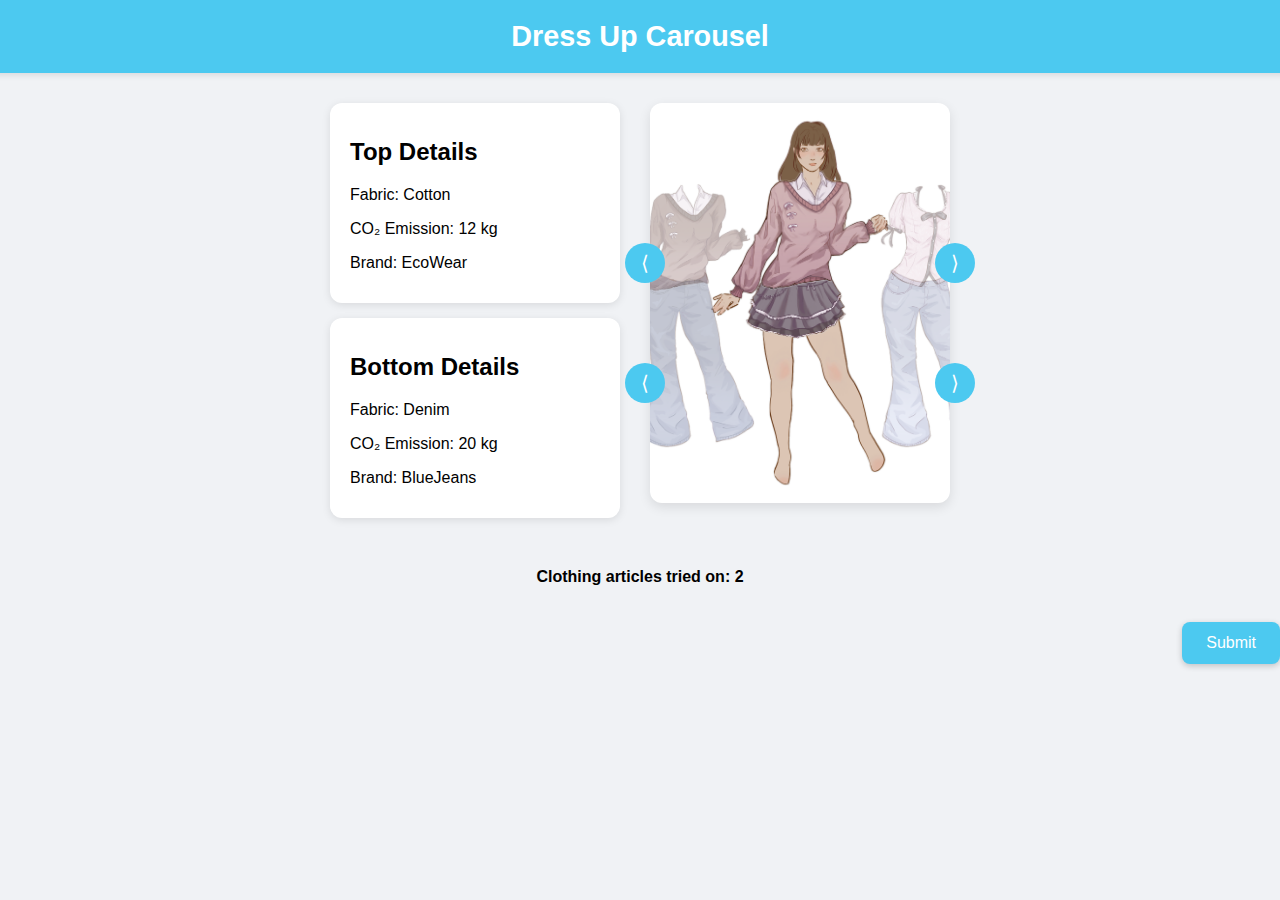
<file: local_site/games.html>
<!doctype html>
<html lang="en">

<head>
  <meta charset="utf-8" />
  <meta name="viewport" content="width=device-width, initial-scale=1" />
  <title>Dress Up Carousel - Tops & Bottoms</title>
  <style>
    /* General styling */
    body {
      background: #f0f2f5;
      margin: 0;
      font-family: 'Segoe UI', Tahoma, Geneva, Verdana, sans-serif;
      display: flex;
      flex-direction: column;
      align-items: center;
      min-height: 100vh;
    }

    header {
      width: 100%;
      background: #4cc9f0;
      color: white;
      padding: 20px;
      text-align: center;
      font-size: 1.8rem;
      font-weight: bold;
      box-shadow: 0 2px 6px rgba(0, 0, 0, 0.1);
    }

    main {
      display: flex;
      gap: 30px;
      margin: 30px 0;
      align-items: flex-start;
    }

    /* Info panel */
    #info-panel {
      background: white;
      padding: 20px;
      border-radius: 12px;
      box-shadow: 0 2px 8px rgba(0, 0, 0, 0.1);
      width: 220px;
      display: flex;
      flex-direction: column;
      gap: 15px;
    }

    #info-panel h2 {
      margin-top: 0;
      font-size: 1.2rem;
      color: #333;
    }

    #info-panel p {
      margin: 5px 0;
      font-size: 0.95rem;
      color: #555;
    }

    /* Stage container */
    #dressup-wrapper {
      position: relative;
      display: inline-block;
    }

    #dressup-stage {
      position: relative;
      width: 300px;
      height: 400px;
      background: white;
      border-radius: 12px;
      box-shadow: 0 4px 12px rgba(0, 0, 0, 0.1);
      overflow: hidden;
      display: flex;
      justify-content: center;
      align-items: center;
    }

    #base {
      position: absolute;
      width: 100%;
      z-index: 1;
    }

    .outfit {
      position: absolute;
      width: 100%;
      opacity: 0;
      transform: scale(0.9);
      transition: all 0.4s ease;
      z-index: 2;
    }

    .outfit.active {
      opacity: 1;
      transform: scale(1);
      z-index: 3;
    }

    .outfit.left {
      opacity: 0.4;
      transform: translateX(-40%) scale(0.9);
    }

    .outfit.right {
      opacity: 0.4;
      transform: translateX(40%) scale(0.9);
    }

    /* Arrows */
    .arrow {
      position: absolute;
      background: #4cc9f0;
      color: white;
      border: none;
      border-radius: 50%;
      width: 40px;
      height: 40px;
      font-size: 20px;
      cursor: pointer;
      display: flex;
      justify-content: center;
      align-items: center;
      transition: background 0.2s, transform 0.2s;
      z-index: 5;
    }

    .arrow:hover {
      background: #3ab3d9;
      transform: scale(1.1);
    }

    /* Top arrows flush outside stage */
    #top-leftArrow {
      top: 35%;
      left: -25px;
    }

    #top-rightArrow {
      top: 35%;
      right: -25px;
    }

    /* Bottom arrows flush outside stage */
    #bottom-leftArrow {
      top: 65%;
      left: -25px;
    }

    #bottom-rightArrow {
      top: 65%;
      right: -25px;
    }

    /* Submit button */
    #submit-btn {
      margin-top: 20px;
      padding: 12px 24px;
      background: #4cc9f0;
      color: white;
      border: none;
      border-radius: 8px;
      cursor: pointer;
      font-size: 1rem;
      box-shadow: 0 2px 6px rgba(0, 0, 0, 0.2);
      align-self: flex-end;
      transition: background 0.2s, transform 0.2s;
    }

    #submit-btn:hover {
      background: #3ab3d9;
      transform: scale(1.05);
    }
  </style>
</head>

<body>

  <header>Dress Up Carousel</header>

  <main>
    <!-- Info Cards Container -->
    <div id="info-cards" style="display:flex; flex-direction:column; gap:15px; align-items:center; margin-top:0px;">
      <!-- Top Details Card -->
      <div class="info-card"
        style="background:white; padding:15px 20px; border-radius:12px; box-shadow:0 2px 8px rgba(0,0,0,0.1); width:250px;">
        <h2>Top Details</h2>
        <p id="fabric">Fabric: Cotton</p>
        <p id="co2">CO₂ Emission: 12 kg</p>
        <p id="brand">Brand: EcoWear</p>
      </div>

      <!-- Bottom Details Card -->
      <div class="info-card"
        style="background:white; padding:15px 20px; border-radius:12px; box-shadow:0 2px 8px rgba(0,0,0,0.1); width:250px;">
        <h2>Bottom Details</h2>
        <p id="bottom-fabric">Fabric: Denim</p>
        <p id="bottom-co2">CO₂ Emission: 20 kg</p>
        <p id="bottom-brand">Brand: BlueJeans</p>
      </div>
    </div>

    <!-- Doll stage -->
    <div id="dressup-wrapper">
      <div id="dressup-stage">
        <img id="base" src="assets/base1.PNG" alt="Doll base">

        <!-- Bottom outfits carousel -->
        <img class="outfit bottom" src="assets/bottom1.PNG" alt="Bottom 1">
        <img class="outfit bottom" src="assets/bottom2.PNG" alt="Bottom 2">
        <img class="outfit bottom" src="assets/bottom3.PNG" alt="Bottom 3">

        <!-- Top outfits carousel -->
        <img class="outfit top" src="assets/top1.PNG" alt="Top 1">
        <img class="outfit top" src="assets/top2.PNG" alt="Top 2">
        <img class="outfit top" src="assets/top3.PNG" alt="Top 3">
      </div>

      <!-- Top arrows -->
      <button class="arrow" id="top-leftArrow">⟨</button>
      <button class="arrow" id="top-rightArrow">⟩</button>

      <!-- Bottom arrows -->
      <button class="arrow" id="bottom-leftArrow">⟨</button>
      <button class="arrow" id="bottom-rightArrow">⟩</button>
    </div>
  </main>

  <button id="submit-btn">Submit</button>

  <script>
    (function () {
      // --- TOPS CAROUSEL ---
      const tops = Array.from(document.querySelectorAll('.outfit.top'));
      let topCurrent = 0;

      const fabric = document.getElementById('fabric');
      const co2 = document.getElementById('co2');
      const brand = document.getElementById('brand');

      const topDetails = [
        { fabric: 'Cotton', co2: '12 kg', brand: 'EcoWear' },
        { fabric: 'Silk', co2: '8 kg', brand: 'LuxurySilk' },
        { fabric: 'Polyester', co2: '15 kg', brand: 'FastFashion' }
      ];

      // Track visited tops
      const visitedTops = new Set();

      // --- BOTTOMS CAROUSEL ---
      const bottoms = Array.from(document.querySelectorAll('.outfit.bottom'));
      let bottomCurrent = 0;

      const bottomFabric = document.getElementById('bottom-fabric');
      const bottomCo2 = document.getElementById('bottom-co2');
      const bottomBrand = document.getElementById('bottom-brand');

      const bottomDetails = [
        { fabric: 'Denim', co2: '20 kg', brand: 'BlueJeans' },
        { fabric: 'Cotton', co2: '15 kg', brand: 'EcoWear' },
        { fabric: 'Leather', co2: '30 kg', brand: 'LeatherCo' }
      ];

      // Track visited bottoms
      const visitedBottoms = new Set();

      // --- COUNTER DISPLAY ---
      const counterDisplay = document.createElement('p');
      counterDisplay.style.fontWeight = 'bold';
      counterDisplay.style.textAlign = 'center';
      counterDisplay.style.marginTop = '20px';
      counterDisplay.textContent = 'Clothing articles tried on: 0';
      document.body.insertBefore(counterDisplay, document.getElementById('submit-btn'));

      function updateCounter() {
        const totalTried = visitedTops.size + visitedBottoms.size;
        counterDisplay.textContent = `Clothing articles tried on: ${totalTried}`;
      }

      function updateTops() {
        tops.forEach((o, i) => {
          o.classList.remove('active', 'left', 'right');
          if (i === topCurrent) o.classList.add('active');
          else if (i === topCurrent - 1 || (topCurrent === 0 && i === tops.length - 1)) o.classList.add('left');
          else if (i === topCurrent + 1 || (topCurrent === tops.length - 1 && i === 0)) o.classList.add('right');
        });

        const detail = topDetails[topCurrent];
        fabric.textContent = 'Fabric: ' + detail.fabric;
        co2.textContent = 'CO₂ Emission: ' + detail.co2;
        brand.textContent = 'Brand: ' + detail.brand;

        visitedTops.add(topCurrent);
        updateCounter();
      }

      function updateBottoms() {
        bottoms.forEach((o, i) => {
          o.classList.remove('active', 'left', 'right');
          if (i === bottomCurrent) o.classList.add('active');
          else if (i === bottomCurrent - 1 || (bottomCurrent === 0 && i === bottoms.length - 1)) o.classList.add('left');
          else if (i === bottomCurrent + 1 || (bottomCurrent === bottoms.length - 1 && i === 0)) o.classList.add('right');
        });

        const detail = bottomDetails[bottomCurrent];
        bottomFabric.textContent = 'Fabric: ' + detail.fabric;
        bottomCo2.textContent = 'CO₂ Emission: ' + detail.co2;
        bottomBrand.textContent = 'Brand: ' + detail.brand;

        visitedBottoms.add(bottomCurrent);
        updateCounter();
      }

      document.getElementById('top-leftArrow').addEventListener('click', () => {
        topCurrent = (topCurrent - 1 + tops.length) % tops.length;
        updateTops();
      });

      document.getElementById('top-rightArrow').addEventListener('click', () => {
        topCurrent = (topCurrent + 1) % tops.length;
        updateTops();
      });

      document.getElementById('bottom-leftArrow').addEventListener('click', () => {
        bottomCurrent = (bottomCurrent - 1 + bottoms.length) % bottoms.length;
        updateBottoms();
      });

      document.getElementById('bottom-rightArrow').addEventListener('click', () => {
        bottomCurrent = (bottomCurrent + 1) % bottoms.length;
        updateBottoms();
      });

      // Initial render
      updateTops();
      updateBottoms();
    })();
  </script>

</body>

</html>
</file>
<file: local_site/assets/style.css>
/* Basic, modern, responsive styles (light mode) */
:root{
  --bg:#ffffff;            /* white background */
  --bg2:#f5f7fa;           /* very light secondary */
  --card:#ffffff;
  --text:#1c1c1c;          /* dark text */
  --muted:#6b7280;         /* gray-muted text */
  --accent:#0077b6;        /* blue accent */
  --accent2:#f72585;       /* pink accent */
  --radius:18px;
  --shadow:0 8px 30px rgba(0,0,0,.1);
}
*{box-sizing:border-box}
html,body{
  margin:0;
  padding:0;
  background:linear-gradient(180deg,var(--bg),var(--bg2)); /* subtle white gradient */
  color:var(--text);
  font-family:system-ui,-apple-system,Segoe UI,Roboto,Ubuntu,Cantarell,Noto Sans,sans-serif;
  line-height:1.5;
}
a{color:var(--accent);text-decoration:none}
a:hover{opacity:.9}
.container{max-width:1100px;margin:0 auto;padding:24px}
.nav{
  position:sticky;top:0;z-index:10;
  backdrop-filter:saturate(160%) blur(8px);
  background:rgba(255,255,255,.8);
  border-bottom:1px solid rgba(0,0,0,.05);
}
.nav-inner{display:flex;gap:16px;align-items:center;justify-content:space-between;padding:14px 24px}
.brand{display:flex;align-items:center;gap:12px;font-weight:700;letter-spacing:.3px}
.brand .logo{
  height:100px; width:auto; display:block;
  border-radius:6px; /* optional, remove if you want sharp corners */
}
@media (max-width:900px){ .brand .logo{ height:24px } }
.brand .dot{width:10px;height:10px;border-radius:50%;background:var(--accent2);box-shadow:0 0 10px var(--accent2)}
.menu{display:flex;gap:10px;flex-wrap:wrap}
.menu a{
  padding:10px 14px;
  border-radius:999px;
  background:rgba(0,0,0,.05);
  border:1px solid rgba(0,0,0,.05);
  color:var(--text);
}
.hero{
  display:grid;
  grid-template-columns:1.2fr .8fr;
  gap:24px;
  align-items:center;
  margin-top:28px;
}
.card{
  background:linear-gradient(180deg,#ffffff,#f9fafb);
  border:1px solid rgba(0,0,0,.06);
  border-radius:var(--radius);
  box-shadow:var(--shadow);
  padding:22px;
}
.grid{display:grid;grid-template-columns:repeat(12,1fr);gap:18px}
.col-4{grid-column:span 4}
.col-6{grid-column:span 6}
.col-8{grid-column:span 8}
.col-12{grid-column:span 12}
.btn{
  display:inline-flex;
  align-items:center;
  gap:8px;
  padding:10px 14px;
  border-radius:12px;
  border:1px solid rgba(0,0,0,.1);
  background:linear-gradient(180deg,rgba(76,201,240,.2),rgba(76,201,240,.08));
  color:var(--text);
  font-weight:600;
}
.badge{
  padding:6px 10px;
  border-radius:999px;
  background:rgba(247,37,133,.1);
  border:1px solid rgba(247,37,133,.2);
  font-size:.85rem;
}
h1,h2,h3{margin:.2em 0 .4em}
h1{font-size:2.1rem}
h2{font-size:1.4rem;color:var(--muted);font-weight:600}
.list{display:grid;gap:14px}
.item{
  display:flex;
  gap:14px;
  align-items:flex-start;
  padding:14px;
  border-radius:14px;
  background:#f9fafb;
  border:1px solid rgba(0,0,0,.05);
}
.item .icon{
  width:36px;
  height:36px;
  border-radius:10px;
  background:rgba(0,0,0,.05);
  display:grid;
  place-items:center;
}
.kbd{
  font-family:ui-monospace,Menlo,Consolas,monospace;
  background:#eee;
  border:1px solid #ccc;
  padding:2px 6px;
  border-radius:6px;
}
.table{width:100%;border-collapse:separate;border-spacing:0 8px}
.table th,.table td{padding:10px 12px;text-align:left}
.table tr{background:#f9fafb}
.table thead th{color:var(--muted);font-weight:600}
footer{
  margin:40px 0 10px;
  text-align:center;
  color:var(--muted);
  font-size:.9rem;
}
@media (max-width:900px){
  .hero{grid-template-columns:1fr}
  .col-4,.col-6,.col-8,.col-12{grid-column:span 12}
}
</file>
